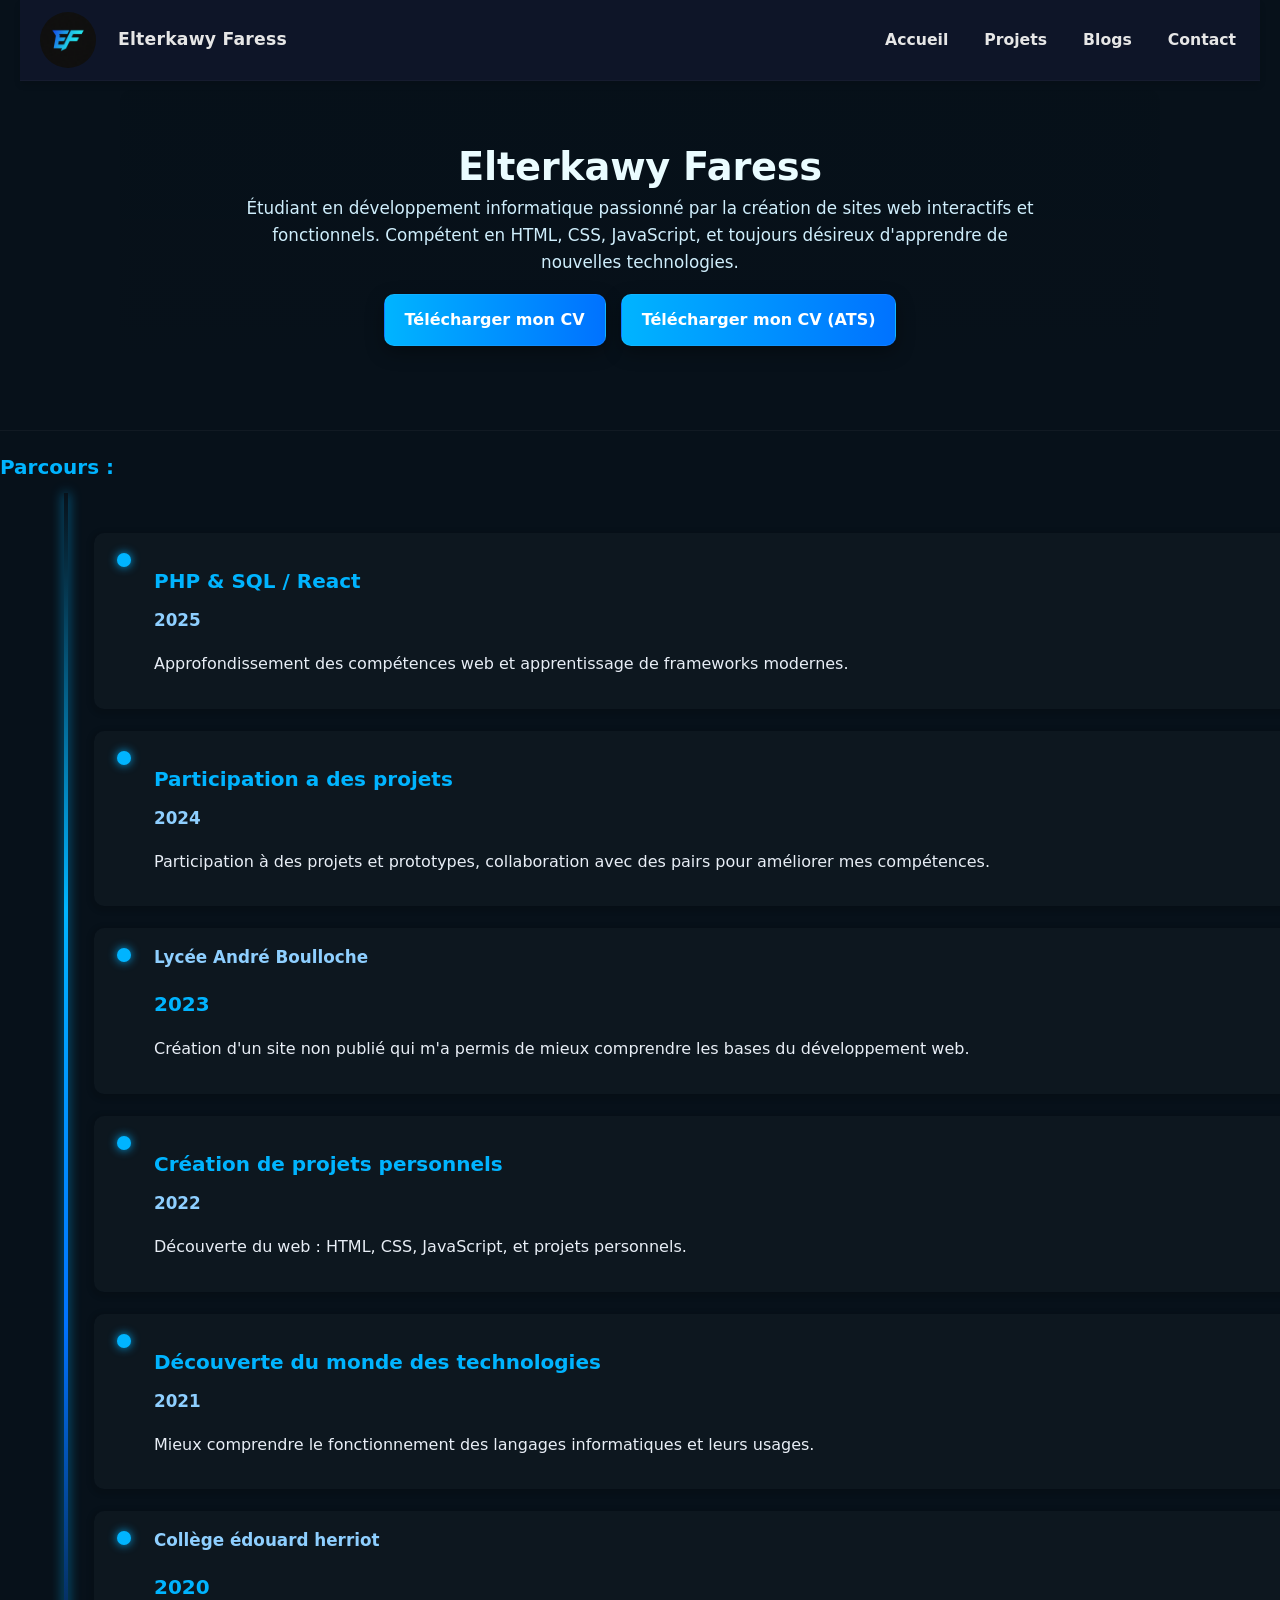
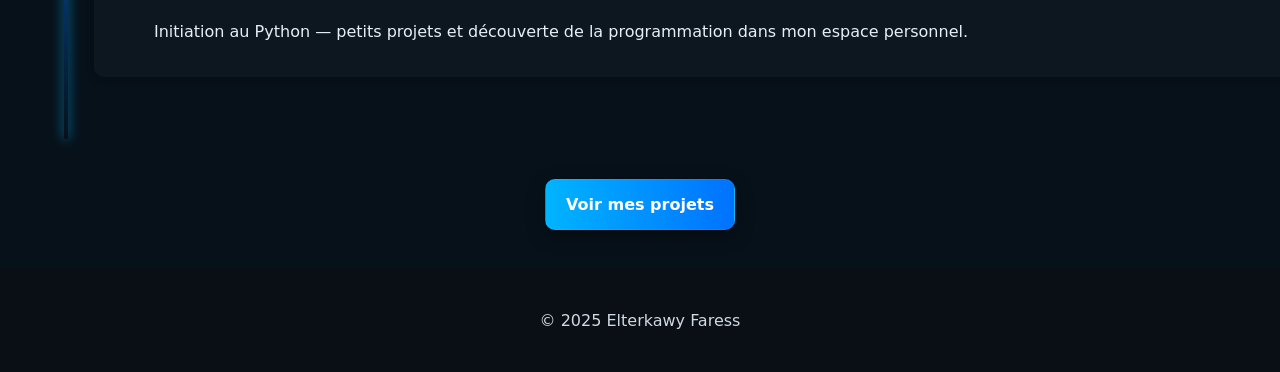
<file: index.html>
<!DOCTYPE html>

<html lang="fr">
<head>
    <meta charset="UTF-8">
    <meta name="viewport" content="width=device-width, initial-scale=1.0">
    <meta name="description" content="Portfolio étudiant d'Elterkawy Faress — projets, parcours et contact.">
    <link rel="stylesheet" href="fares.css">
    <link rel="icon" type="image/png" href="Elterkawy Faress logo.png">

    <title>Portfolio — Elterkawy Faress</title>
</head>
<body>
   
<header class="site-header">
    <a href="index.html" class="logo" aria-label="Accueil">
        <img src="Elterkawy Faress logo.png" alt="Photo d'Elterkawy Faress" width="64" height="64">
        <div class="site-title">Elterkawy Faress</div>
    </a>
    <nav>
        <ul id="liens">
            <li><a href="index.html">Accueil</a></li>
            <li><a href="projects.html">Projets</a></li>
            <li><a href="Blogs.html">Blogs</a></li>
            <li><a href="contact.html">Contact</a></li>
        </ul>
    </nav>
</header>


<section class="hero">
    <h1>Elterkawy Faress</h1>
    <p>Étudiant en développement informatique passionné par la création de sites web interactifs et fonctionnels. Compétent en HTML, CSS, JavaScript, et toujours désireux d'apprendre de nouvelles technologies.</p>
    <div class="link">
        <a href="CV Faress_Elterkawy.pdf" class="btn" download>Télécharger mon CV</a>
        <a href="CV-ATS.pdf" class="btn" download>Télécharger mon CV (ATS)</a>
    </div>
</section>

    <hr>

   
    <h2><strong>Parcours :</strong></h2>
    <main class="timeline">

        <div class="item">
            <h2>PHP &amp; SQL / React</h2>
            <h3><strong>2025</strong></h3>
            <p>Approfondissement des compétences web et apprentissage de frameworks modernes.</p>
        </div>
   
        <div class="item">
            <h2>Participation a des projets</h2>
            <h3><strong>2024</strong></h3>
            <p>Participation à des projets et prototypes, collaboration avec des pairs pour améliorer mes compétences.</p>
        </div>
        
         <div class="item">
            <h3><strong>Lycée André Boulloche</strong></h3>
            <h2>2023</h2>
            <p>Création d'un site non publié qui m'a permis de mieux comprendre les bases du développement web.</p>
         </div>

         <div class="item">
            <h2>Création de projets personnels</h2>
            <h3><strong>2022</strong></h3>
            <p>Découverte du web : HTML, CSS, JavaScript, et projets personnels.</p>
        </div>

         <div class="item">
            <h2>Découverte du monde des technologies</h2>
            <h3><strong>2021</strong></h3>
            <p>Mieux comprendre le fonctionnement des langages informatiques et leurs usages.</p>
        </div>

        <div class="item">
            <h3><strong>Collège édouard herriot</strong></h3>
            <h2>2020</h2>
            <p>Initiation au Python — petits projets et découverte de la programmation dans mon espace personnel.</p>
        </div>
    </main>
    <section id="lien-projets">
        <a href="projects.html" class="btn">Voir mes projets</a>
    </section>

    <footer>
        <p>&copy; 2025 Elterkawy Faress</p>
        <script src="fares.js"></script>
    </footer>

</body>
</html>
</file>
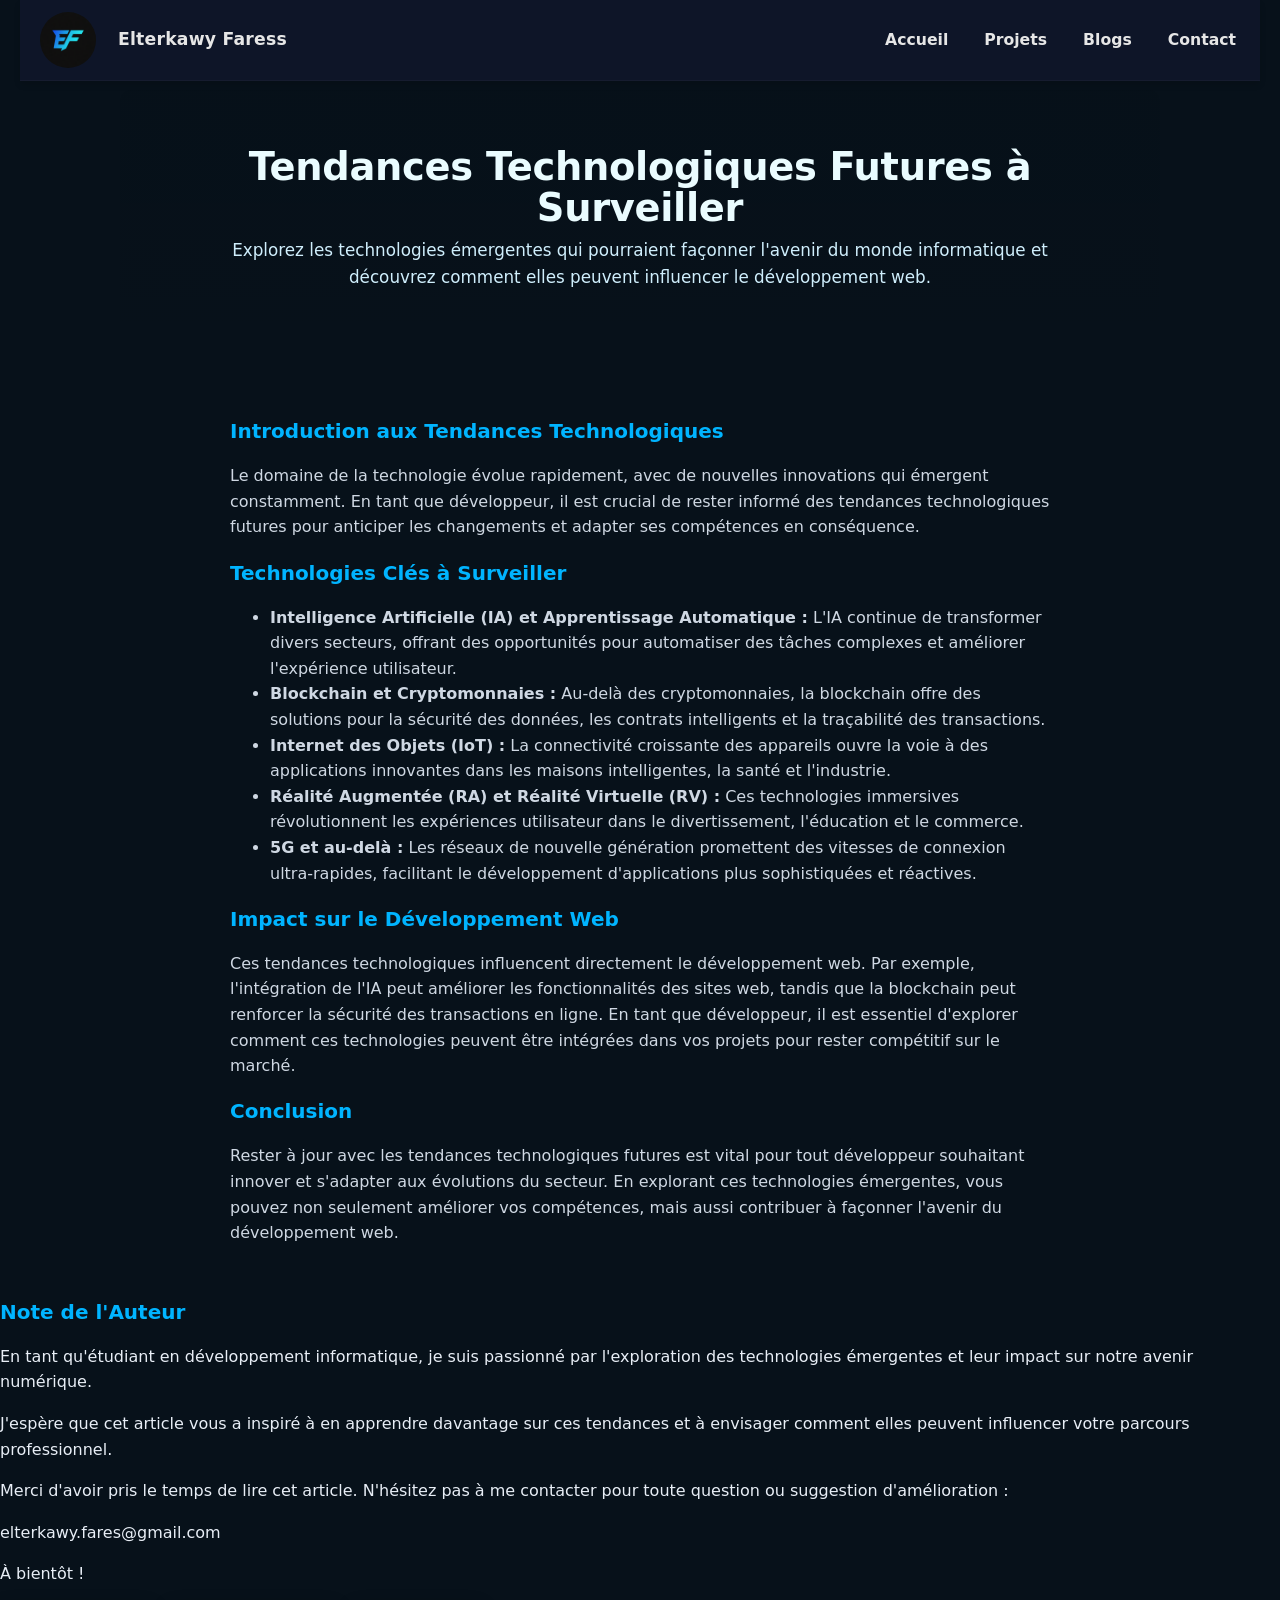
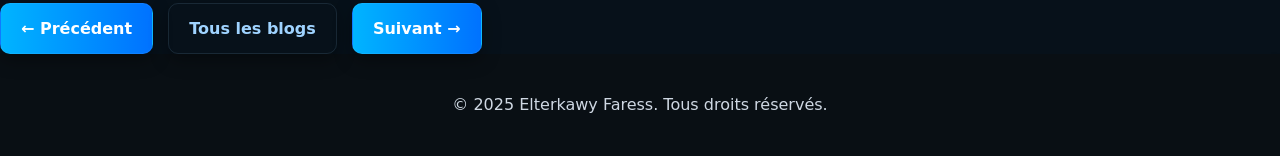
<file: blog-future-tech-trends.html>
<!DOCTYPE html>

<html lang="fr">
<head>
    <meta charset="UTF-8">
    <meta name="viewport" content="width=device-width, initial-scale=1.0">
    <meta name="description" content="Blog d'Elterkawy Faress — exploration des tendances technologiques futures pour les développeurs.">
    <link rel="stylesheet" href="fares.css">
    <title>Tendances Technologiques Futures à Surveiller — Elterkawy Faress</title>
</head>
<body>
    <header class="site-header">
        <a href="index.html" class="logo" aria-label="Accueil">
            <img src="Elterkawy Faress logo.png" alt="Photo d'Elterkawy Faress" width="64" height="64">
            <div class="site-title">Elterkawy Faress</div>
        </a>
        <nav>
            <ul id="liens">
                <li><a href="index.html">Accueil</a></li>
                <li><a href="projects.html">Projets</a></li>
                <li><a href="Blogs.html">Blogs</a></li>
                <li><a href="contact.html">Contact</a></li>
            </ul>
        </nav>
    </header>
    <section class="hero">
        <h1>Tendances Technologiques Futures à Surveiller</h1>
        <p>Explorez les technologies émergentes qui pourraient façonner l'avenir du monde informatique et découvrez comment elles peuvent influencer le développement web.</p>
    </section>
    <section class="blog-content">
        <h2>Introduction aux Tendances Technologiques</h2>
        <p>Le domaine de la technologie évolue rapidement, avec de nouvelles innovations qui émergent constamment. En tant que développeur, il est crucial de rester informé des tendances technologiques futures pour anticiper les changements et adapter ses compétences en conséquence.</p>

        <h2>Technologies Clés à Surveiller</h2>
        <ul>
            <li><strong>Intelligence Artificielle (IA) et Apprentissage Automatique :</strong> L'IA continue de transformer divers secteurs, offrant des opportunités pour automatiser des tâches complexes et améliorer l'expérience utilisateur.</li>
            <li><strong>Blockchain et Cryptomonnaies :</strong> Au-delà des cryptomonnaies, la blockchain offre des solutions pour la sécurité des données, les contrats intelligents et la traçabilité des transactions.</li>
            <li><strong>Internet des Objets (IoT) :</strong> La connectivité croissante des appareils ouvre la voie à des applications innovantes dans les maisons intelligentes, la santé et l'industrie.</li>
            <li><strong>Réalité Augmentée (RA) et Réalité Virtuelle (RV) :</strong> Ces technologies immersives révolutionnent les expériences utilisateur dans le divertissement, l'éducation et le commerce.</li>
            <li><strong>5G et au-delà :</strong> Les réseaux de nouvelle génération promettent des vitesses de connexion ultra-rapides, facilitant le développement d'applications plus sophistiquées et réactives.</li>
        </ul>

        <h2>Impact sur le Développement Web</h2>
        <p>Ces tendances technologiques influencent directement le développement web. Par exemple, l'intégration de l'IA peut améliorer les fonctionnalités des sites web, tandis que la blockchain peut renforcer la sécurité des transactions en ligne. En tant que développeur, il est essentiel d'explorer comment ces technologies peuvent être intégrées dans vos projets pour rester compétitif sur le marché.</p>

        <h2>Conclusion</h2>
        <p>Rester à jour avec les tendances technologiques futures est vital pour tout développeur souhaitant innover et s'adapter aux évolutions du secteur. En explorant ces technologies émergentes, vous pouvez non seulement améliorer vos compétences, mais aussi contribuer à façonner l'avenir du développement web.</p>
    </section>

    <section class="note-de-l'auteur">
        <h2>Note de l'Auteur</h2>
        <p>En tant qu'étudiant en développement informatique, je suis passionné par l'exploration des technologies émergentes et leur impact sur notre avenir numérique.
        <p>J'espère que cet article vous a inspiré à en apprendre davantage sur ces tendances et à envisager comment elles peuvent influencer votre parcours professionnel.</p>
        <p>Merci d'avoir pris le temps de lire cet article. N'hésitez pas à me contacter pour toute question ou suggestion d'amélioration :</p>
        <p><a href="mailto:elterkawy.fares@gmail.com">elterkawy.fares@gmail.com</a></p>
        <p>À bientôt !</p>
    </section>

    <div class="navigation-buttons">

        <a href="blog-ma%20passion%20pour%20la%20lecture.html" class="btn">← Précédent</a>
        <a href="Blogs.html" class="btn btn-secondary">Tous les blogs</a>
        <a href="blog-orga-study-tutorial.html" class="btn">Suivant →</a>

    </div>

    <footer class="site-footer">
        <script src="fares.js"></script>
        <p>&copy; 2025 Elterkawy Faress. Tous droits réservés.</p>
    </footer>

</body>
</html>
</file>
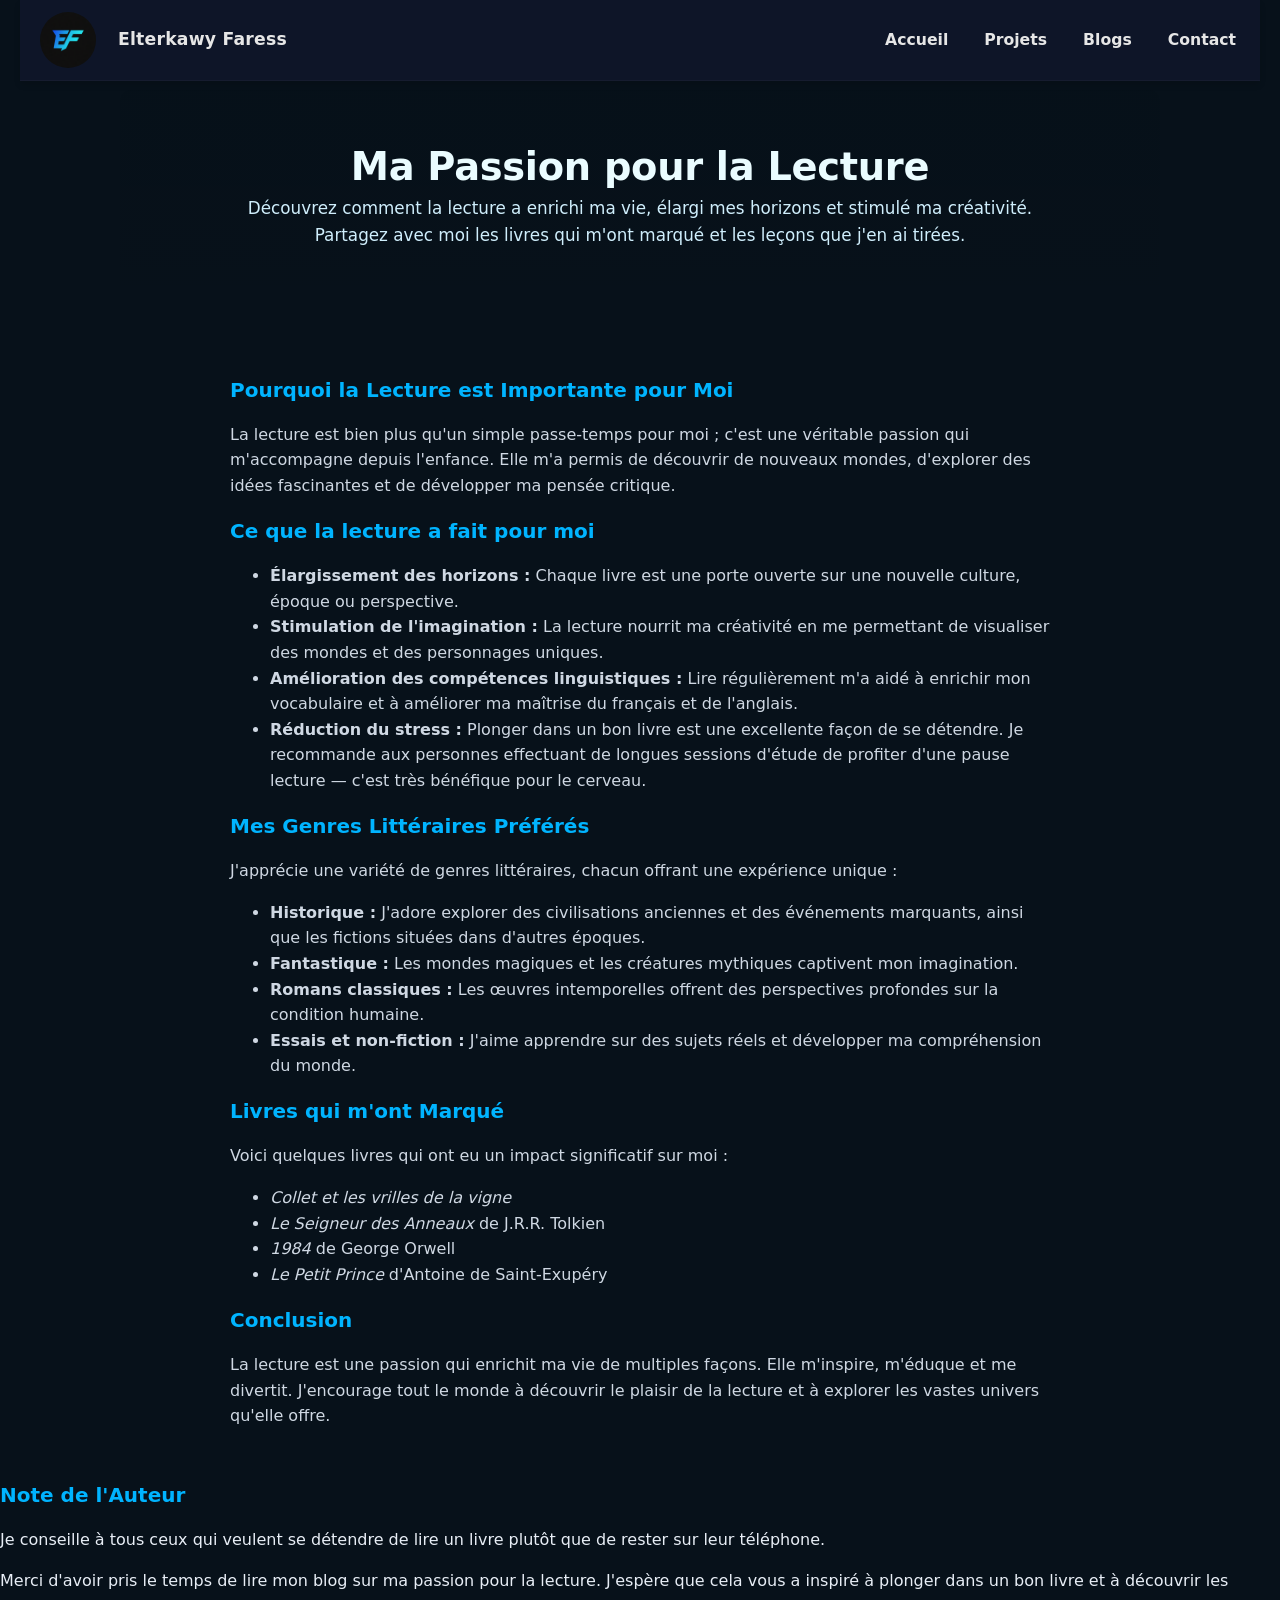
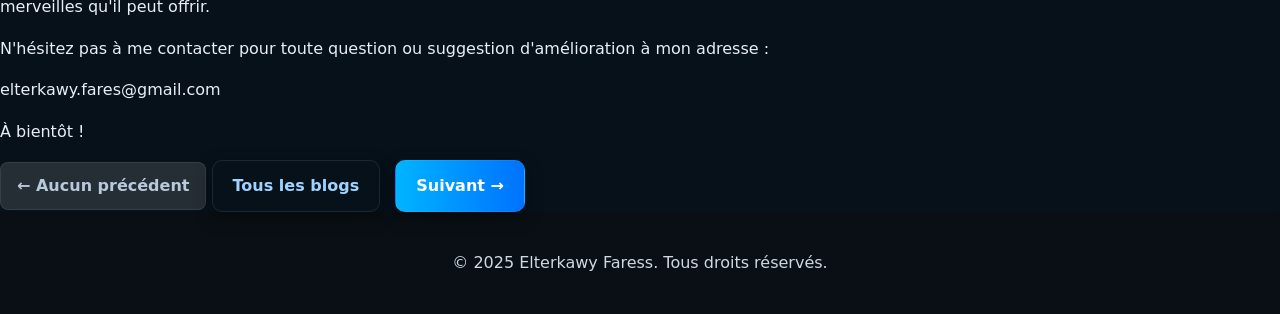
<file: blog-ma passion pour la lecture.html>
<!DOCTYPE html>

<html lang="fr">
<head>
    <meta charset="UTF-8">
    <meta name="viewport" content="width=device-width, initial-scale=1.0">
    <meta name="description" content="Blog d'Elterkawy Faress — ma passion pour la lecture et ses bienfaits.">
    <link rel="stylesheet" href="fares.css">
    <title>Ma Passion pour la Lecture — Elterkawy Faress</title>
</head>
<body>
    <header class="site-header">
        <a href="index.html" class="logo" aria-label="Accueil">
            <img src="Elterkawy Faress logo.png" alt="Photo d'Elterkawy Faress" width="64" height="64">
            <div class="site-title">Elterkawy Faress</div>
        </a>
        <nav>
            <ul id="liens">
                <li><a href="index.html">Accueil</a></li>
                <li><a href="projects.html">Projets</a></li>
                <li><a href="Blogs.html">Blogs</a></li>
                <li><a href="contact.html">Contact</a></li>
            </ul>
        </nav>
    </header>
    <section class="hero">
        <h1>Ma Passion pour la Lecture</h1>
        <p>Découvrez comment la lecture a enrichi ma vie, élargi mes horizons et stimulé ma créativité. 
        Partagez avec moi les livres qui m'ont marqué et les leçons que j'en ai tirées.</p>
    </section>
    <section class="blog-content">
        <h2>Pourquoi la Lecture est Importante pour Moi</h2>
        <p>La lecture est bien plus qu'un simple passe-temps pour moi ; c'est une véritable passion qui m'accompagne depuis l'enfance.
        Elle m'a permis de découvrir de nouveaux mondes, d'explorer des idées fascinantes et de développer ma pensée critique.</p>

        <h2>Ce que la lecture a fait pour moi</h2>
        <ul>
            <li><strong>Élargissement des horizons :</strong> Chaque livre est une porte ouverte sur une nouvelle culture, époque ou perspective.</li>
            <li><strong>Stimulation de l'imagination :</strong> La lecture nourrit ma créativité en me permettant de visualiser des mondes et des personnages uniques.</li>
            <li><strong>Amélioration des compétences linguistiques :</strong> Lire régulièrement m'a aidé à enrichir mon vocabulaire et à améliorer ma maîtrise du français et de l'anglais.</li>
            <li><strong>Réduction du stress :</strong> Plonger dans un bon livre est une excellente façon de se détendre. Je recommande aux personnes effectuant de longues sessions d'étude de profiter d'une pause lecture — c'est très bénéfique pour le cerveau.</li>
        </ul>

        <h2>Mes Genres Littéraires Préférés</h2>
        <p>J'apprécie une variété de genres littéraires, chacun offrant une expérience unique :</p>
        <ul>
            <li><strong>Historique :</strong> J'adore explorer des civilisations anciennes et des événements marquants, ainsi que les fictions situées dans d'autres époques.</li>
            <li><strong>Fantastique :</strong> Les mondes magiques et les créatures mythiques captivent mon imagination.</li>
            <li><strong>Romans classiques :</strong> Les œuvres intemporelles offrent des perspectives profondes sur la condition humaine.</li>
            <li><strong>Essais et non-fiction :</strong> J'aime apprendre sur des sujets réels et développer ma compréhension du monde.</li>
        </ul>

        <h2>Livres qui m'ont Marqué</h2>
        <p>Voici quelques livres qui ont eu un impact significatif sur moi :</p>
        <ul>
            <li><em>Collet et les vrilles de la vigne</em></li>
            <li><em>Le Seigneur des Anneaux</em> de J.R.R. Tolkien</li>
            <li><em>1984</em> de George Orwell</li>
            <li><em>Le Petit Prince</em> d'Antoine de Saint-Exupéry</li>
        </ul>
        <h2>Conclusion</h2>
        <p>La lecture est une passion qui enrichit ma vie de multiples façons. Elle m'inspire, m'éduque et me divertit. 
        J'encourage tout le monde à découvrir le plaisir de la lecture et à explorer les vastes univers qu'elle offre.</p>
    </section>

    <section class="note-de-l'auteur">
        <h2>Note de l'Auteur</h2>
        <p>Je conseille à tous ceux qui veulent se détendre de lire un livre plutôt que de rester sur leur téléphone.</p>
        <p>Merci d'avoir pris le temps de lire mon blog sur ma passion pour la lecture. J'espère que cela vous a inspiré à plonger dans un bon livre et à découvrir les merveilles qu'il peut offrir.</p>
        <p>N'hésitez pas à me contacter pour toute question ou suggestion d'amélioration à mon adresse :</p>
        <p><a href="mailto:elterkawy.fares@gmail.com">elterkawy.fares@gmail.com</a></p>
        <p>À bientôt !</p>
    </section>

    <div class="navigation-buttons">
        <span class="btn-disabled">← Aucun précédent</span>
        <a href="Blogs.html" class="btn btn-secondary">Tous les blogs</a>
        <a href="blog-future-tech-trends.html" class="btn">Suivant →</a>
    </div>

    <footer class="site-footer">
        <script src="fares.js"></script>
        <p>&copy; 2025 Elterkawy Faress. Tous droits réservés.</p>
    </footer>
</body>
</html>
</file>
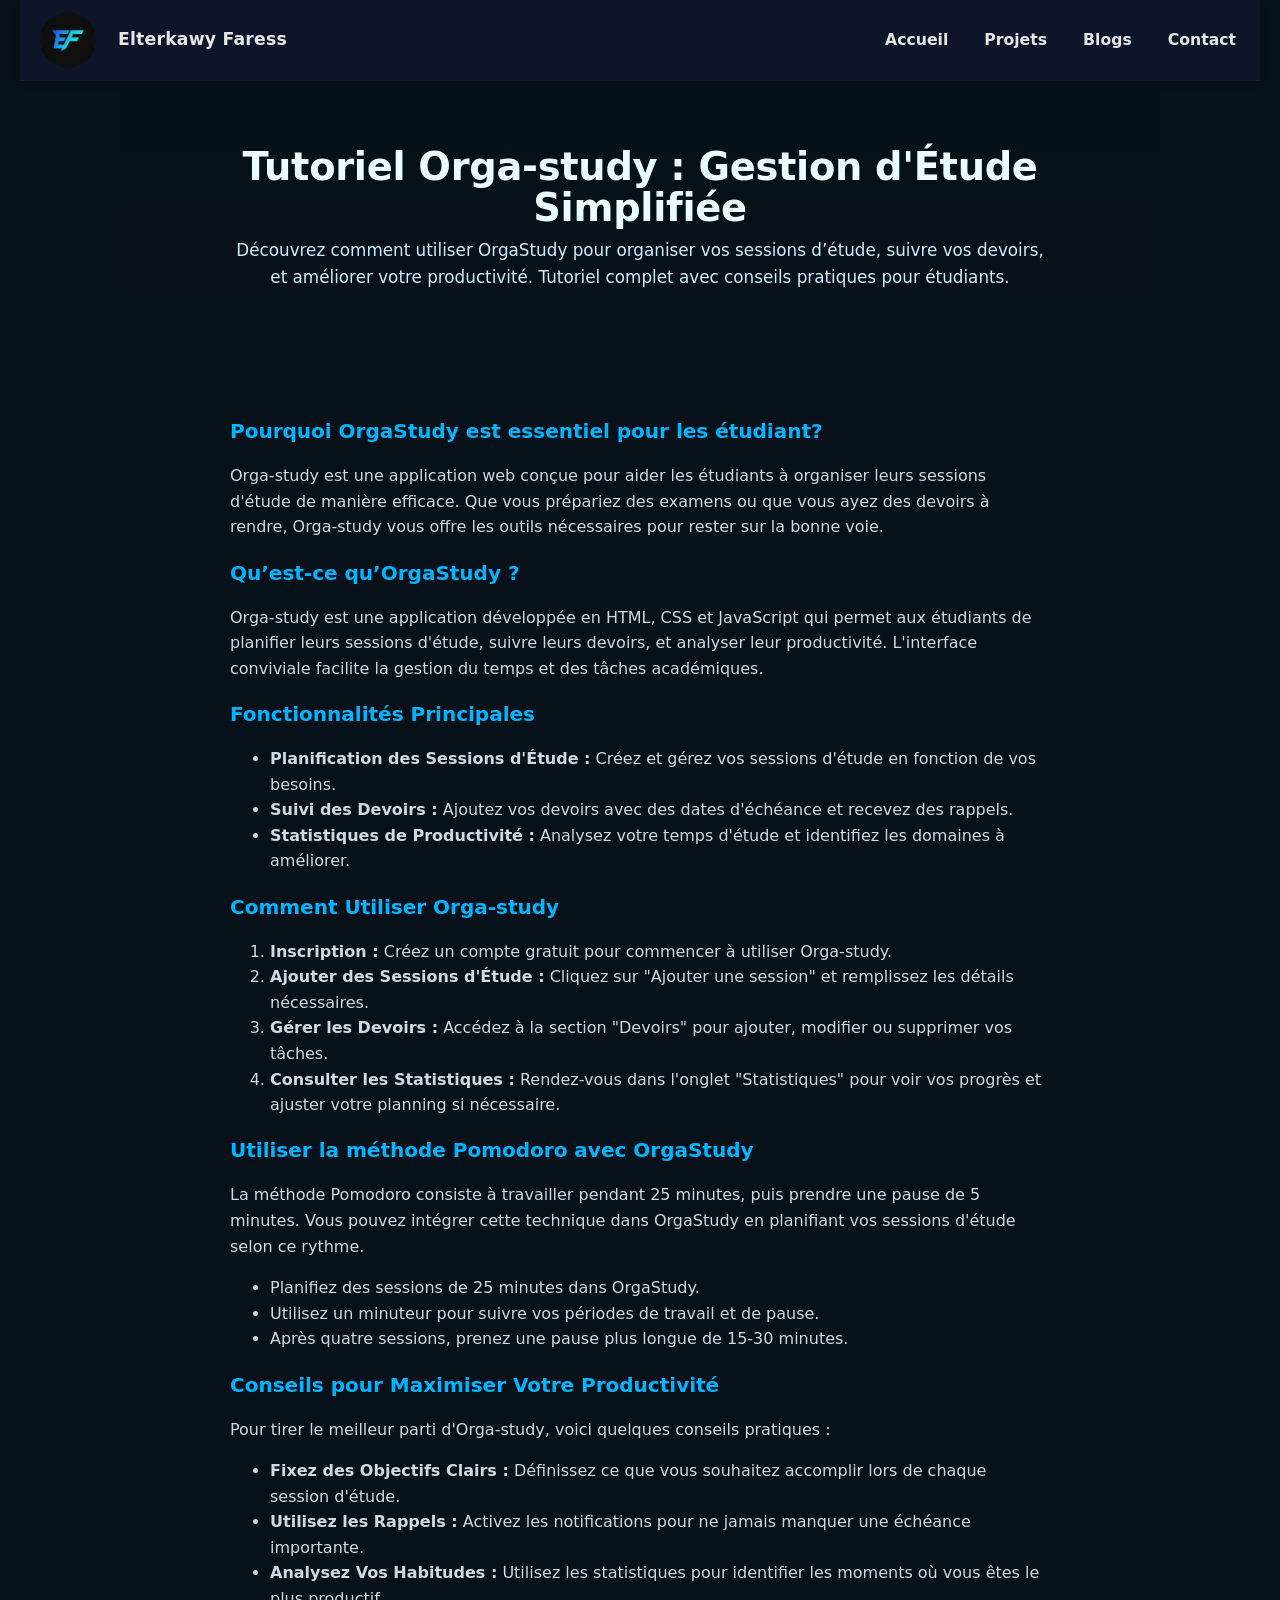
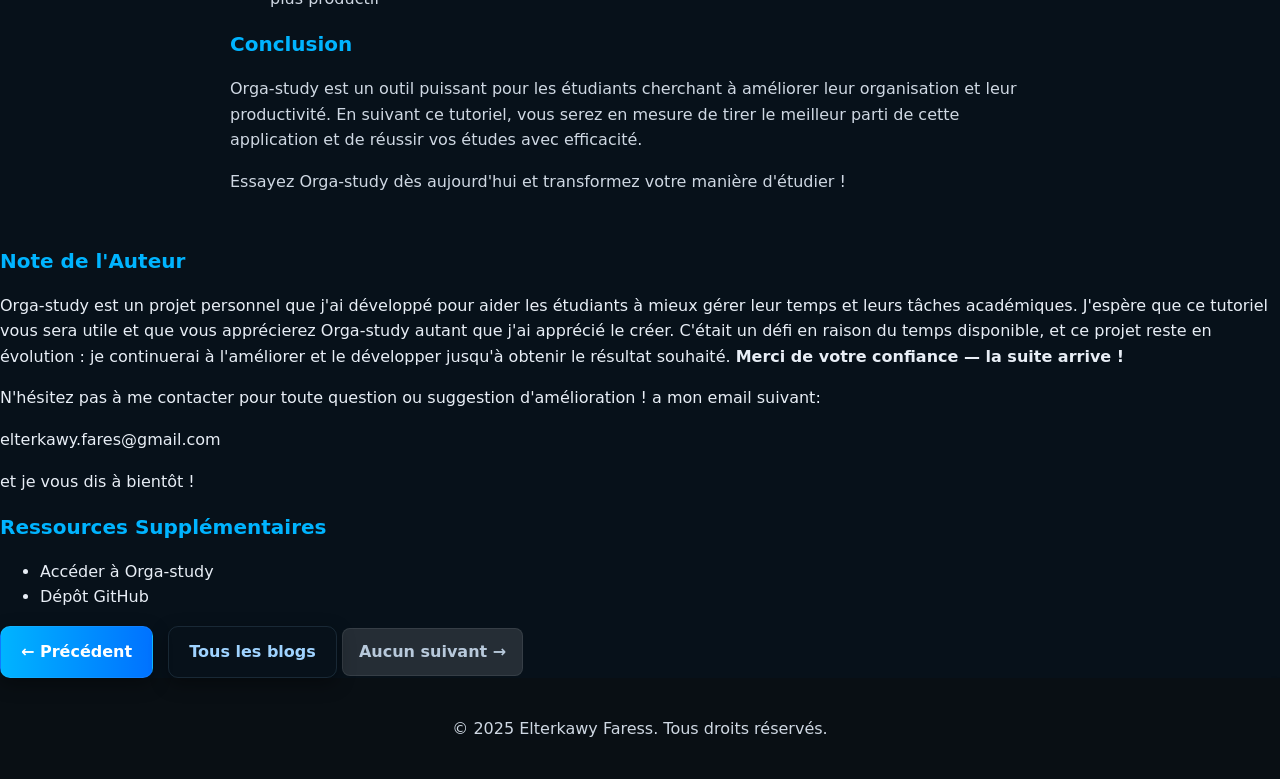
<file: blog-orga-study-tutorial.html>
<!DOCTYPE html>

<html lang="fr">
<head>
    <meta charset="UTF-8">
    <meta name="viewport" content="width=device-width, initial-scale=1.0">
    <meta name="description" content="Tutoriel Orga-study d'Elterkawy Faress — guide pour organiser vos sessions d'étude efficacement.">
    <link rel="stylesheet" href="fares.css">
    <title>Tutoriel Orga-study — Elterkawy Faress</title>
</head>
<body>
    <header class="site-header">
        <a href="index.html" class="logo" aria-label="Accueil">
            <img src="Elterkawy Faress logo.png" alt="Photo d'Elterkawy Faress" width="64" height="64">
            <div class="site-title">Elterkawy Faress</div>
        </a>    
        <nav>
            <ul id="liens">
                <li><a href="index.html">Accueil</a></li>
                <li><a href="projects.html">Projets</a></li>
                <li><a href="Blogs.html">Blogs</a></li>
                <li><a href="contact.html">Contact</a></li>
            </ul>
        </nav>
    </header>
    <section class="hero">
        <h1>Tutoriel Orga-study : Gestion d'Étude Simplifiée</h1>
        <p>Découvrez comment utiliser OrgaStudy pour organiser vos sessions
             d’étude, suivre vos devoirs, et améliorer votre productivité. 
             Tutoriel complet avec conseils pratiques pour étudiants.</p>
    </section>

    <section class="blog-content">
        <h2>Pourquoi OrgaStudy est essentiel pour les étudiant?</h2>
        <p>Orga-study est une application web conçue pour aider les étudiants à organiser leurs sessions d'étude de manière efficace. 
        Que vous prépariez des examens ou que vous ayez des devoirs à rendre, Orga-study vous offre les outils nécessaires pour rester sur la bonne voie.</p>

        <h2>Qu’est-ce qu’OrgaStudy ?</h2>
        <p>Orga-study est une application développée en HTML, CSS et JavaScript qui permet aux étudiants de planifier leurs sessions d'étude,
         suivre leurs devoirs, et analyser leur productivité. L'interface conviviale facilite la
            gestion du temps et des tâches académiques.</p>

        <h2>Fonctionnalités Principales</h2>
        <ul>
            <li><strong>Planification des Sessions d'Étude :</strong> Créez et gérez vos sessions d'étude en fonction de vos besoins.</li>
            <li><strong>Suivi des Devoirs :</strong> Ajoutez vos devoirs avec des dates d'échéance et recevez des rappels.</li>
            <li><strong>Statistiques de Productivité :</strong> Analysez votre temps d'étude et identifiez les domaines à améliorer.</li>
        </ul>

        <h2>Comment Utiliser Orga-study</h2>
        <ol>
            <li><strong>Inscription :</strong> Créez un compte gratuit pour commencer à utiliser Orga-study.</li>
            <li><strong>Ajouter des Sessions d'Étude :</strong> Cliquez sur "Ajouter une session" et remplissez les détails nécessaires.</li>
            <li><strong>Gérer les Devoirs :</strong> Accédez à la section "Devoirs" pour ajouter, modifier ou supprimer vos tâches.</li>
            <li><strong>Consulter les Statistiques :</strong> Rendez-vous dans l'onglet "Statistiques" pour voir vos progrès et ajuster votre planning si nécessaire.</li>
        </ol>
         
        <h2>Utiliser la méthode Pomodoro avec OrgaStudy</h2>
        <p>La méthode Pomodoro consiste à travailler pendant 25 minutes, puis prendre une pause de 5 minutes. 
        Vous pouvez intégrer cette technique dans OrgaStudy en planifiant vos sessions d'étude selon ce rythme.</p>
        <ul>
            <li>Planifiez des sessions de 25 minutes dans OrgaStudy.</li>
            <li>Utilisez un minuteur pour suivre vos périodes de travail et de pause.</li>
            <li>Après quatre sessions, prenez une pause plus longue de 15-30 minutes.</li>
        </ul>

        <h2>Conseils pour Maximiser Votre Productivité</h2>
        <p>Pour tirer le meilleur parti d'Orga-study, voici quelques conseils pratiques :</p>
        <ul>
            <li><strong>Fixez des Objectifs Clairs :</strong> Définissez ce que vous souhaitez accomplir lors de chaque session d'étude.</li>
            <li><strong>Utilisez les Rappels :</strong> Activez les notifications pour ne jamais manquer une échéance importante.</li>
            <li><strong>Analysez Vos Habitudes :</strong> Utilisez les statistiques pour identifier les moments où vous êtes le plus productif</li>
        </ul>
        <h2>Conclusion</h2>
        <p>Orga-study est un outil puissant pour les étudiants cherchant à améliorer leur organisation et leur productivité.
            En suivant ce tutoriel, vous serez en mesure de tirer le meilleur parti de cette application et de réussir vos études avec efficacité.</p>
        <p>Essayez Orga-study dès aujourd'hui et transformez votre manière d'étudier !</p>
    </section>

    <section class="note-de-l'auteur">
        <h2>Note de l'Auteur</h2>
        <p>Orga-study est un projet personnel que j'ai développé pour aider les étudiants à mieux gérer leur temps et leurs tâches académiques.
        J'espère que ce tutoriel vous sera utile et que vous apprécierez Orga-study autant que j'ai apprécié le créer.
        C'était un défi en raison du temps disponible, et ce projet reste en évolution : je continuerai à l'améliorer et le développer jusqu'à obtenir le résultat souhaité.
        <strong>Merci de votre confiance — la suite arrive !</strong></p>
        <p>N'hésitez pas à me contacter pour toute question ou suggestion d'amélioration ! a mon email suivant:</p>
        <p><a href="mailto:elterkawy.fares@gmail.com">elterkawy.fares@gmail.com</a></p>
        <p>et je vous dis à bientôt !</p>
    </section>

    <section class="blog-resources">
        <h2>Ressources Supplémentaires</h2>
        <ul>
            <li><a href="https://elterkawy.github.io/Orga-Study/" target="_blank">Accéder à Orga-study</a></li>
            <li><a href="https://github.com/elterkawy/Orga-Study" target="_blank">Dépôt GitHub</a></li>
        </ul>
    </section>
    <div class="navigation-buttons">
        <a href="blog-future-tech-trends.html" class="btn">← Précédent</a>
        <a href="Blogs.html" class="btn btn-secondary">Tous les blogs</a>
        <span class="btn-disabled">Aucun suivant →</span>
    </div>

    <footer class="site-footer">
        <script src="fares.js"></script>
        <p>&copy; 2025 Elterkawy Faress. Tous droits réservés.</p>
    </footer>
</body>
</html>
</file>
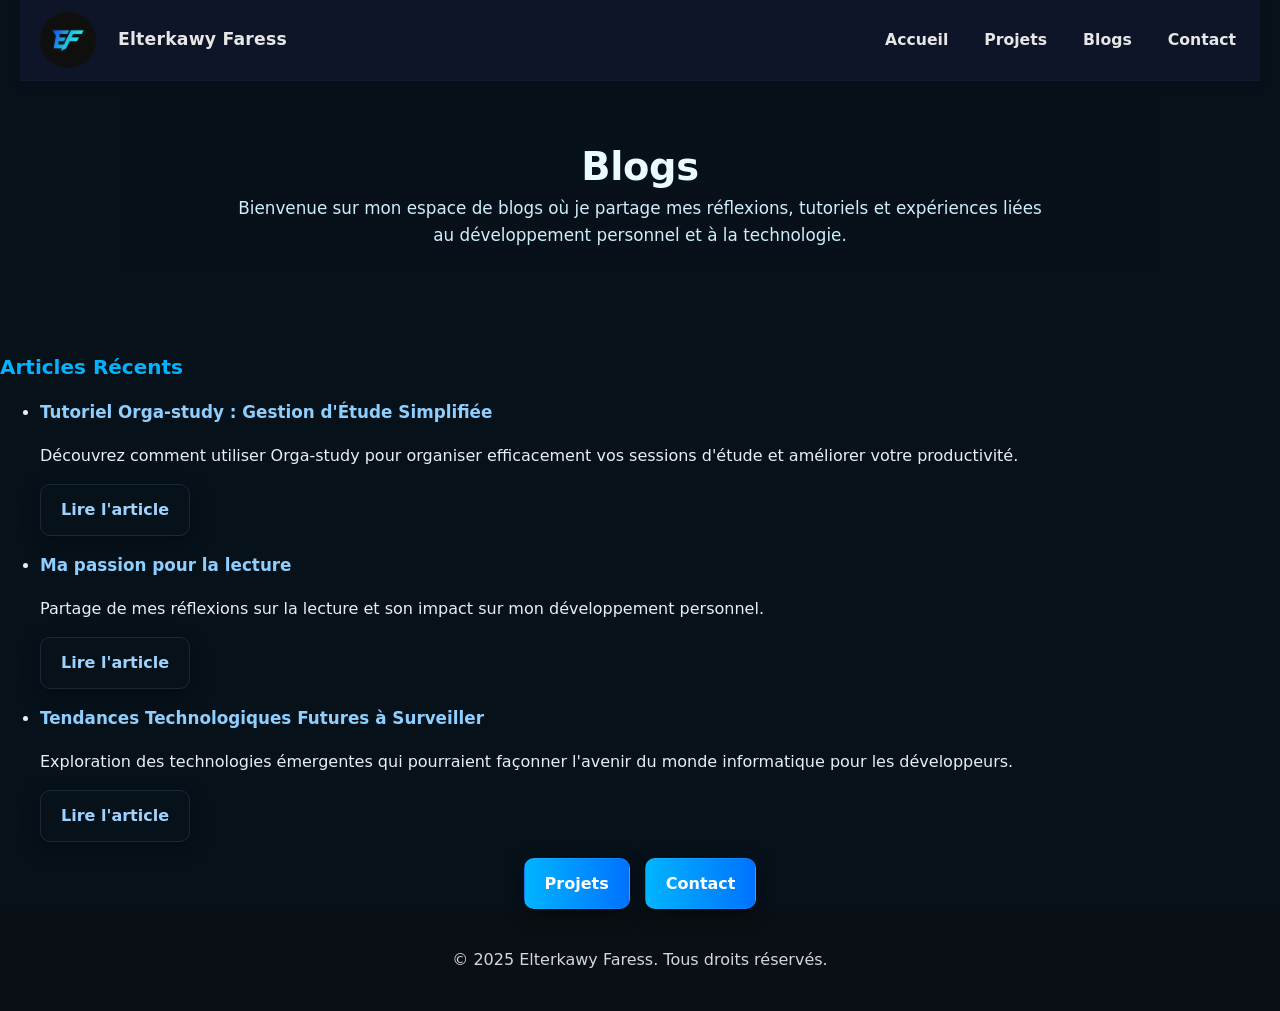
<file: Blogs.html>
<!DOCTYPE html>

<html lang="fr">
<head>
    <meta charset="UTF-8">
    <meta name="viewport" content="width=device-width, initial-scale=1.0">
    <meta name="description" content="Blogs d'Elterkawy Faress — réflexions et articles sur le développement web et la technologie.">
    <link rel="stylesheet" href="fares.css">
    <title>Blogs — Elterkawy Faress</title>
</head>
<body>
    <header class="site-header">
        <a href="index.html" class="logo" aria-label="Accueil">
            <img src="Elterkawy Faress logo.png" alt="Photo d'Elterkawy Faress" width="64" height="64">
            <div class="site-title">Elterkawy Faress</div>
        </a>
        <nav>
            <ul id="liens">
                <li><a href="index.html">Accueil</a></li>
                <li><a href="projects.html">Projets</a></li>
                <li><a href="Blogs.html">Blogs</a></li>
                <li><a href="contact.html">Contact</a></li>
            </ul>
        </nav>
    </header>
        <section class="hero">
        <h1>Blogs</h1>
        <p>Bienvenue sur mon espace de blogs où je partage mes réflexions, tutoriels et expériences liées au développement personnel et à la technologie.</p>
    </section>
    <main>
        <section id="blog-list">
            <h2>Articles Récents</h2>
            <ul class="blogs-grid">
                <li class="blog-card" tabindex="0">
                    <h3><a href="blog-orga-study-tutorial.html">Tutoriel Orga-study : Gestion d'Étude Simplifiée</a></h3>
                    <p>Découvrez comment utiliser Orga-study pour organiser efficacement vos sessions d'étude et améliorer votre productivité.</p>
                    <p><a href="blog-orga-study-tutorial.html" class="btn btn-secondary">Lire l'article</a></p>
                </li>

                <li class="blog-card" tabindex="0">
                    <h3><a href="blog-ma passion pour la lecture.html">Ma passion pour la lecture</a></h3>
                    <p>Partage de mes réflexions sur la lecture et son impact sur mon développement personnel.</p>
                    <p><a href="blog-ma passion pour la lecture.html" class="btn btn-secondary">Lire l'article</a></p>
                </li>

                <li class="blog-card" tabindex="0">
                    <h3><a href="blog-future-tech-trends.html">Tendances Technologiques Futures à Surveiller</a></h3>
                    <p>Exploration des technologies émergentes qui pourraient façonner l'avenir du monde informatique pour les développeurs.</p>
                    <p><a href="blog-future-tech-trends.html" class="btn btn-secondary">Lire l'article</a></p>
                </li>
            </ul>
        </section>
    </main>

    <div class="navigation-buttons" style="text-align: center;">
        <a href="projects.html" class="btn">Projets</a>
        <a href="contact.html" class="btn">Contact</a>
    </div>

    <footer class="site-footer">
        <script src="fares.js"></script>
        <p>&copy; 2025 Elterkawy Faress. Tous droits réservés.</p>
    </footer>
</body>
</html>
</file>
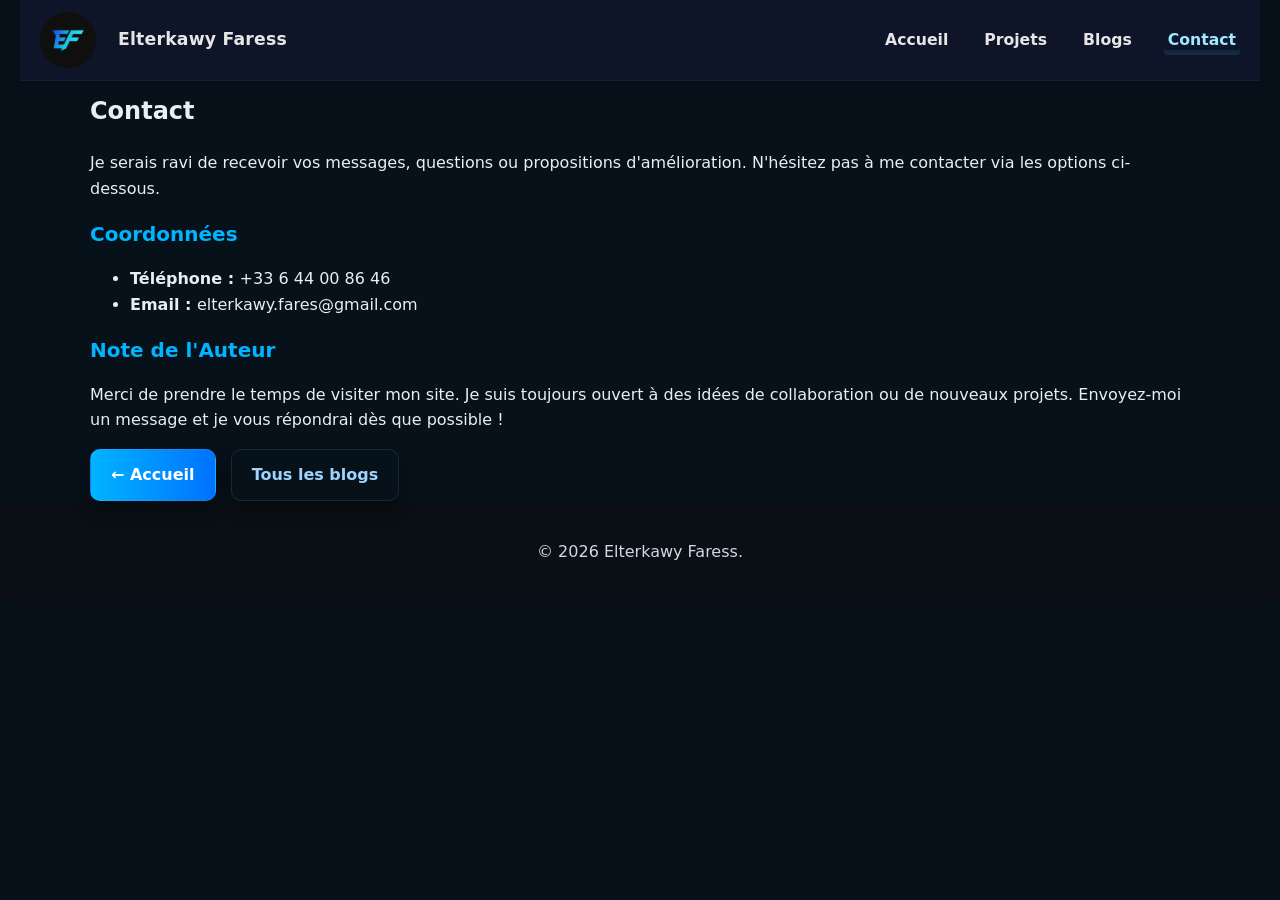
<file: contact.html>
<!DOCTYPE html>
<html lang="fr">
<head>
  <meta charset="utf-8">
  <meta name="viewport" content="width=device-width, initial-scale=1">
  <meta name="description" content="Contactez Elterkawy Faress pour des questions ou des collaborations.">
  <link rel="stylesheet" href="fares.css">
  <title>Contact — Elterkawy Faress</title>
</head>
<body>
  <header class="site-header">
    <a href="index.html" class="logo" aria-label="Accueil">
      <img src="Elterkawy Faress logo.png" alt="Photo d'Elterkawy Faress" width="64" height="64">
      <div class="site-title">Elterkawy Faress</div>
    </a>
    <nav>
      <ul id="liens">
        <li><a href="index.html">Accueil</a></li>
        <li><a href="projects.html">Projets</a></li>
        <li><a href="Blogs.html">Blogs</a></li>
        <li><a href="contact.html" class="active">Contact</a></li>
      </ul>
    </nav>
  </header>

  <main class="container">
    <section class="intro">
      <h1>Contact</h1>
      <p>Je serais ravi de recevoir vos messages, questions ou propositions d'amélioration. N'hésitez pas à me contacter via les options ci-dessous.</p>
    </section>

    <section class="contact-info">
      <h2>Coordonnées</h2>
      <ul>
        <li><strong>Téléphone : </strong>+33 6 44 00 86 46</li>
        <li><strong>Email : </strong><a href="mailto:elterkawy.fares@gmail.com">elterkawy.fares@gmail.com</a></li>
      </ul>
    </section>

    <section class="note-de-l'auteur">
      <h2>Note de l'Auteur</h2>
      <p>Merci de prendre le temps de visiter mon site. Je suis toujours ouvert à des idées de collaboration ou de nouveaux projets. Envoyez-moi un message et je vous répondrai dès que possible !</p>
    </section>

    <div class="navigation-buttons">
      <a href="index.html" class="btn">← Accueil</a>
      <a href="Blogs.html" class="btn btn-secondary">Tous les blogs</a>
    </div>
  </main>

  <footer>
    <p>&copy; 2026 Elterkawy Faress.</p>
  </footer>

  <script src="fares.js"></script>
</body>
</html>
</file>
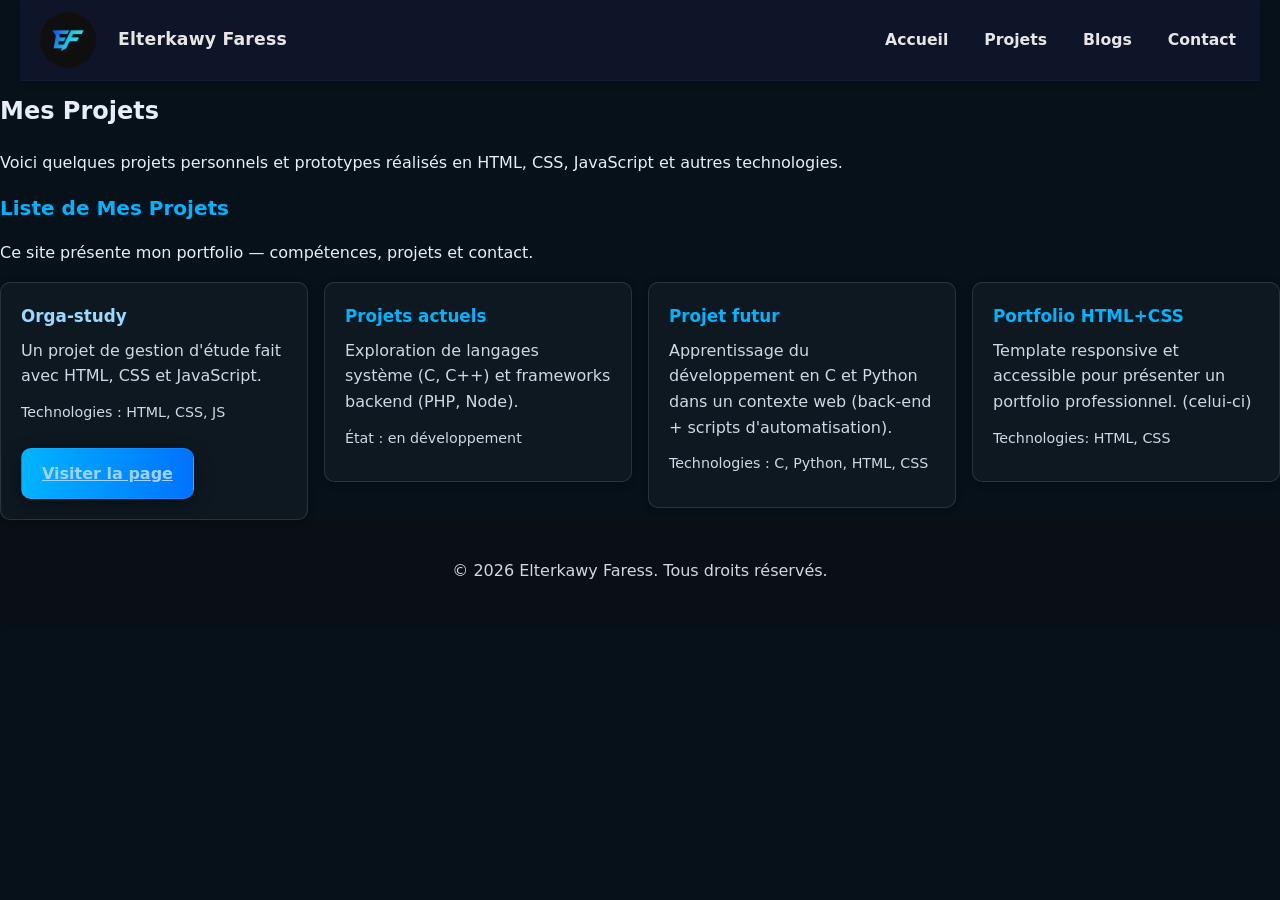
<file: projects.html>
<!DOCTYPE html>
<html lang="fr">
<head>
    <meta charset="UTF-8">
    <meta name="viewport" content="width=device-width, initial-scale=1.0">
    <meta name="description" content="Projets d'Elterkawy Faress — petits projets web et prototypes.">
    <link rel="stylesheet" href="fares.css">
    <title>Mes Projets — Elterkawy Faress</title>
</head>
<body>
    <a class="skip-link" href="#main-content">Aller au contenu</a>
    <header class="site-header">
        <a href="index.html" class="logo" aria-label="Accueil">
            <img src="Elterkawy Faress logo.png" alt="Photo d'Elterkawy Faress" width="64" height="64">
            <div class="site-title">Elterkawy Faress</div>
        </a>
        <nav>
            <ul id="liens">
                <li><a href="index.html">Accueil</a></li>
                <li><a href="projects.html">Projets</a></li>
                <li><a href="Blogs.html">Blogs</a></li>
                <li><a href="contact.html">Contact</a></li>
            </ul>
        </nav>
    </header>

    <main id="main-content">
        <section class="intro">
            <h1>Mes Projets</h1>
            <p>Voici quelques projets personnels et prototypes réalisés en HTML, CSS, JavaScript et autres technologies.</p>
        </section>

        <section id="project-list" aria-labelledby="project-list-title">
            <h2 id="project-list-title">Liste de Mes Projets</h2>
            <p>Ce site présente mon portfolio — compétences, projets et contact.</p>

            <ul class="project-grid">
                <li>
                    <article class="project-card" tabindex="0">
                        <h3><a href="https://elterkawy.github.io/Orga-Study/" target="_blank" rel="noopener noreferrer">Orga-study</a></h3>
                        <p>Un projet de gestion d'étude fait avec HTML, CSS et JavaScript.</p>
                        <p class="project-meta">Technologies : HTML, CSS, JS</p>
                        <a href="https://elterkawy.github.io/Orga-Study/" class="btn" target="_blank" rel="noopener noreferrer">Visiter la page</a>
                    </article>
                </li>

                <li>
                    <article class="project-card" tabindex="0">
                        <h3>Projets actuels</h3>
                        <p>Exploration de langages système (C, C++) et frameworks backend (PHP, Node).</p>
                        <p class="project-meta">État : en développement</p>
                    </article>
                </li>

                <li>
                    <article class="project-card" tabindex="0">
                        <h3>Projet futur</h3>
                        <p>Apprentissage du développement en C et Python dans un contexte web (back-end + scripts d'automatisation).</p>
                        <p class="project-meta">Technologies : C, Python, HTML, CSS</p>
                    </article>
                </li>

                <li>
                    <article class="project-card" tabindex="0">
                        <h3>Portfolio HTML+CSS</h3>
                        <p>Template responsive et accessible pour présenter un portfolio professionnel. (celui-ci)</p>
                        <p class="project-meta">Technologies: HTML, CSS</p>
                    </article>
                </li>
            </ul>
        </section>
    </main>

    <footer>
        <p>&copy; 2026 Elterkawy Faress. Tous droits réservés.</p>
    </footer>

    <script src="fares.js"></script>
</body>
</html>
</file>
<file: fares.css>
:root {
  --primary: #e0f2f1;
    --primary-v: #80cbc4;
    --secondary: #e0e1f2;
    --secondary-v: #8185bb;
    --selection: #80cbc4AA;
    --background: #FFF;
    --surface: #f0f0f0;
    --error: #ce524c;
    --txt-p: #fff;
    --txt-s: #000;
    --txt-bg: #000;
    --txt-sf: #000;
    --txt-err: #000;
    --space-dis: 6px;
    --space-rel: 4px;
    --shadow-l: #0000001F 0px 2px 4px 4px;
    --shadow-m: #0000001F 0px 4px 6px 0px;
    --shadow-v-m: #0000001F 0px 4px 6px 0px;
}

header, footer {
  background: #0f172a;
  color: #e6e6e6;
  padding: 14px 0;
  text-align: center;
  box-shadow: var(--shadow-m);
}


header.site-header {
  position: fixed;
  top: 0;
  left: 0;
  right: 0;
  z-index: 1000;
  background: rgba(15,23,42,0.95);
  backdrop-filter: blur(4px);
  border-bottom: 1px solid rgba(255,255,255,0.03);
}



.site-header {
  display: flex;
  align-items: center;
  justify-content: space-between;
  gap: 20px;
  padding: 10px 20px;
  max-width: 1200px;
  margin: 0 auto;
}

#liens {
  display: flex;
  list-style: none;
  padding: 0;
  margin: 0;
  justify-content: center;
  gap: 28px;
}

#liens li { margin: 0; }
#liens a { color: inherit; font-weight: 600; font-size: 0.98rem; padding: 6px 4px; }
#liens a:hover, #liens a.active { color: #9fe7ff; }

.skip-link {
  position: absolute;
  left: -999px;
  top: auto;
  width: 1px;
  height: 1px;
  overflow: hidden;
  z-index: 1001;
}

.skip-link:focus {
  position: fixed;
  left: 10px;
  top: 10px;
  width: auto;
  height: auto;
  padding: 8px 12px;
  background: rgba(0, 140, 255, 0.95);
  color: #fff;
  border-radius: 6px;
  z-index: 1001;
  text-decoration: none;
}

.project-grid {
  list-style: none;
  margin: 0;
  padding: 0;
  display: grid;
  gap: 16px;
  grid-template-columns: repeat(auto-fit, minmax(260px, 1fr));
}

.project-card {
  background: rgba(255,255,255,0.06);
  border: 1px solid rgba(255,255,255,0.12);
  border-radius: 14px;
  padding: 16px;
  box-shadow: 0 8px 18px rgba(0,0,0,0.35);
  transition: transform 180ms ease, box-shadow 180ms ease, border-color 180ms ease;
}

.project-card:hover,
.project-card:focus-within {
  transform: translateY(-4px);
  box-shadow: 0 14px 26px rgba(0,0,0,0.45);
  border-color: rgba(0,180,255,0.75);
}

.project-card h3 a {
  color: #99d8ff;
  text-decoration: none;
}

.project-card h3 a:hover {
  text-decoration: underline;
}

.project-meta {
  margin-top: 10px;
  font-size: 0.89rem;
  color: #cdd6e0;
}

.note-de-l'auteur {
  background: rgba(0,0,0,0.25);
  border: 1px solid rgba(159,211,255,0.25);
  border-left: 4px solid #00b4ff;
  border-radius: 10px;
  padding: 18px;
  margin: 26px 0;
  box-shadow: var(--shadow-m);
}

.note-de-l'auteur h2 {
  margin-top: 0;
  color: #a7d8ff;
}

.note-de-l'auteur p {
  line-height: 1.6;
  color: #dbe7f7;
}

.navigation-buttons {
  display: flex;
  flex-wrap: wrap;
  gap: 10px;
  justify-content: center;
  margin: 18px 0 34px;
}

.btn-disabled {
  display: inline-flex;
  align-items: center;
  justify-content: center;
  padding: 10px 16px;
  background: rgba(255,255,255,0.12);
  border: 1px solid rgba(255,255,255,0.08);
  color: #b8c9db;
  border-radius: 8px;
  font-weight: 700;
  cursor: not-allowed;
}

@media (max-width: 720px) {
  .site-header {
    flex-wrap: wrap;
    justify-content: center;
    text-align: center;
  }
  #liens {
    gap: 14px;
  }
  body { padding-top: 86px; }
}

.btn {
  display: inline-flex;
  align-items: center;
  gap: 8px;
  padding: 10px 18px;
  background: linear-gradient(90deg, #00b4ff, #0072ff);
  color: #fff;
  border: 1px solid rgba(255,255,255,0.06);
  border-radius: 8px;
  text-decoration: none;
  font-weight: 700;
  box-shadow: 0 6px 18px rgba(0,0,0,0.35);
  transition: transform 180ms ease, box-shadow 180ms ease, filter 180ms ease;
  justify-content: center;
}

.btn:hover,
.btn:focus {
  transform: translateY(-3px);
  box-shadow: 0 14px 30px rgba(0,0,0,0.35);
  filter: saturate(1.05);
}

body {
  margin: 0;
  padding-top: 72px; 
  background: #07111a;
  color: #e8eef6;
  font-family: "Segoe UI", Roboto, system-ui, -apple-system, "Helvetica Neue", Arial;
  line-height: 1.45;
  overflow-x: hidden;
}


.timeline {
  position: relative;
  width: 90%;
  margin: 0 auto 40px;
  padding: 40px 0 40px 60px;
}


.timeline::before {
  content: "";
  position: absolute;
  top: 0;
  left: 30px;
  transform: none;
  width: 4px;
  height: 100%;
  background: linear-gradient(
    to bottom,
    transparent,
    #00b4ff,
    #0072ff,
    transparent
  );
  box-shadow: 0 0 12px rgba(0, 180, 255, 0.8);
  z-index: 0;
}


.item {
  position: relative;
  width: 100%;
  padding: 16px 20px 16px 60px;
  margin-bottom: 22px;
  background: rgba(255,255,255,0.025);
  border-radius: 10px;
  box-shadow: var(--shadow-l);
  z-index: 1;
  transition: transform 160ms ease, box-shadow 160ms ease;
}
.item:hover { transform: translateY(-4px); box-shadow: 0 10px 26px rgba(0,0,0,0.45); }


.timeline .item {
  left: 0;
  text-align: left;
}


.item::before {
  content: "";
  position: absolute;
  top: 20px;
  left: 23px;
  width: 14px;
  height: 14px;
  background: #00b4ff;
  border-radius: 50%;
  box-shadow: 0 0 10px rgba(0, 180, 255, 0.9);
}


h2 {
  margin-bottom: 10px;
  color: #00b4ff;
  font-size: 1.25rem;
}
h3 {
  margin-top: 0;
  color: #8ecfff;
  font-size: 1.05rem;
}

.logo {
  display: flex;
  align-items: center;
  gap: 12px;
}

.logo img {
  width: 56px;
  height: 56px;
  object-fit: cover;
  border-radius: 50%;
  display: block;
  margin-right: 10px;
}

.site-title {
  font-weight: 800;
  font-size: 1.05rem;
  color: inherit;
  letter-spacing: 0.2px;
}

.container { max-width: 1100px; margin: 0 auto; padding: 0 20px; }

.distinctions ul { list-style: disc; margin-left: 20px; color: #cfd8e3; }
.distinctions h2 { color: #00b4ff; }

.project-detail .media-placeholder {
  background: rgba(255,255,255,0.02);
  border-radius: 8px;
  display: flex;
  align-items: center;
  justify-content: center;
  color: #9fbfdf;
  padding: 12px;
  margin-bottom: 16px;
}

.cv { padding: 16px; color: #cfd8e3; }
.cv h1 { color: #00b4ff; }

.contact label { display:block; margin-top:12px; color:#cfd8e3; }
.contact input, .contact textarea { width:100%; padding:8px; margin-top:6px; border-radius:6px; border:1px solid rgba(255,255,255,0.06); background:#0b1116; color:inherit }


.project-card a { color: #9fd3ff; text-decoration: underline; }


.project-screenshots { margin-top:12px; }
.project-screenshots img { max-width: 100%; height: auto; border-radius: 8px; box-shadow: 0 8px 20px rgba(0,0,0,0.6); display: block; }


.project-detail .media-placeholder img {
  max-width: 100%;
  width: auto;
  height: auto;
  max-height: 360px;
  border-radius: 8px;
  box-shadow: 0 8px 20px rgba(0,0,0,0.6);
  display: block;
  margin: 0 auto;
  object-fit: contain;
}


.btn + .btn { margin-left: 10px; }
.btn-secondary {
  display: inline-flex;
  align-items: center;
  padding: 8px 12px;
  gap: 8px;
  background: transparent;
  color: #9fd3ff;
  border: 1px solid rgba(159,211,255,0.12);
  border-radius: 8px;
  text-decoration: none;
  font-weight: 700;
}
.btn-secondary:hover { background: rgba(159,211,255,0.03); color:#9fe7ff; }


.project-detail .media-placeholder { padding: 12px; margin-bottom: 16px; }


.project-card .btn { margin-top: 12px; display: inline-block; }


.hero {
  padding: 40px 20px;
  max-width: 940px;
  margin: 10px auto 18px;
  text-align: center;
}
.hero h1 {
  margin: 0 0 12px;
  font-size: 2.2rem;
  color: #eaf6ff;
}
.hero p { margin: 0 0 18px; color: #cfd8e3; max-width: 820px; margin-left: auto; margin-right: auto; }


a {
  color: inherit;
  text-decoration: none;
  position: relative;
}

a::after {
  content: "";
  position: absolute;
  left: 0;
  bottom: -4px;
  height: 3px;
  width: 0;
  background: linear-gradient(90deg, #00b4ff, #0072ff);
  transition: width 220ms cubic-bezier(.2,.8,.2,1);
  border-radius: 3px;
}

a:hover::after,
a:focus::after,
a:focus-visible::after {
  width: 100%;
}


a.btn::after { display: none; }


a.logo::after { display: none; }

hr { border: none; border-top: 1px solid rgba(255,255,255,0.04); margin: 20px 0; }

@media (max-width: 800px) {
  .site-header { flex-direction: column; gap: 12px; text-align: center; padding: 12px 16px; }
  #liens { gap: 16px; }
  .timeline { width: 96%; padding-left: 36px; }
  .item { padding-left: 48px; }
}

@media (max-width: 420px) {
  .hero h1 { font-size: 1.5rem; }
  .logo img { width: 48px; height: 48px; }
}

#lien-projets {
  text-align: center;
  margin: 40px 0;
}

.projects-grid {
  list-style: none;
  padding: 0;
  margin: 20px 0 0 0;
  display: grid;
  grid-template-columns: repeat(auto-fit, minmax(240px, 1fr));
  gap: 20px;
}

.project-card {
  background: rgba(255,255,255,0.03);
  padding: 18px;
  border-radius: 10px;
  box-shadow: var(--shadow-l);
  transition: transform 180ms ease, box-shadow 180ms ease;
  cursor: pointer;
}

.project-card:hover {
  transform: translateY(-6px);
  box-shadow: 0 12px 30px rgba(0,0,0,0.45);
}

.project-card:focus-within,
.project-card:focus {
  transform: translateY(-6px);
  box-shadow: 0 12px 30px rgba(0,0,0,0.6);
}

.project-card h3 { margin: 0 0 8px; color: #00b4ff; }
.project-card p { margin: 0 0 12px; color: #cfd8e3; }

#liens a.active {
  color: #00b4ff;
  font-weight: 700;
}

a:focus-visible, .btn:focus-visible, .project-card:focus-visible {
  outline: 3px solid rgba(0,180,255,0.18);
  outline-offset: 4px;
}

body {
  font-size: 16px;
}

header.site-header {
  padding: 12px 20px;
}

.hero h1 {
  font-size: 2.1rem;
  line-height: 1.08;
  margin: 0 0 10px;
  color: #e6f9ff;
  letter-spacing: -0.3px;
}

#liens a.active {
  color: #9fe7ff;
  font-weight: 800;
  border-bottom: 2px solid rgba(159,231,255,0.10);
  padding-bottom: 4px;
  border-radius: 4px;
}

.site-title { font-size: 1.08rem; }


html {
  -webkit-font-smoothing: antialiased;
  -moz-osx-font-smoothing: grayscale;
}

body {
  font-size: 16px;
  line-height: 1.6;
  color: #e8eef6;
}

.container { max-width: 1100px; margin: 0 auto; padding: 0 20px; }

.blog-content, .cv, .contact, .project-detail {
  max-width: 820px;
  margin: 0 auto 28px;
  padding: 6px 16px;
  color: #cfd8e3;
}

.hero {
  padding: 56px 20px;
  max-width: 1000px;
  margin: 18px auto 28px;
  background: linear-gradient(180deg, rgba(0,11,17,0.12), rgba(0,0,0,0));
  border-radius: 10px;
}
.hero p { font-size: 1.05rem; color: #cfeefc; }

.hero h1 {
  font-size: 2.4rem;
  margin-bottom: 8px;
  color: #eafcff;
}

.btn {
  padding: 12px 20px;
  border-radius: 10px;
}

a { color: inherit; text-decoration: none; position: relative; }
a::after { content: ""; position: absolute; left: 0; right: 0; bottom: -2px; height: 2px; background: linear-gradient(90deg,#00b4ff,#0072ff); transform-origin: left; transform: scaleX(0); transition: transform 180ms ease; }
a:hover::after, a:focus::after { transform: scaleX(1); }

footer.site-footer, footer { text-align: center; padding: 22px 12px; background: rgba(10,14,18,0.6); color: #cfd8e3; }

.projects-grid, .blogs-grid { gap: 22px; }
.projects-grid, .blogs-grid { gap: 22px; }
.project-card { padding: 20px; }

@media (max-width: 880px) {
  .hero h1 { font-size: 1.9rem; }
  .hero { padding: 36px 16px; }
}

@media (max-width: 720px) {
  header.site-header { flex-wrap: wrap; gap: 8px; padding: 10px 14px; }
  #liens { gap: 12px; justify-content: flex-end; }
  .site-title { font-size: 1rem; }
  .hero h1 { font-size: 1.6rem; }
  .blog-content, .cv, .contact { padding: 8px 12px; }
}

@media (max-width: 420px) {
  #liens { display: flex; flex-wrap: wrap; justify-content: center; gap: 10px; }
  .logo img { width: 48px; height: 48px; }
}

.reveal { opacity: 0; transform: translateY(12px); transition: opacity 420ms ease, transform 420ms ease; }
.reveal.revealed { opacity: 1; transform: none; }

#scroll-top {
  position: fixed;
  right: 18px;
  bottom: 18px;
  width: 44px;
  height: 44px;
  border-radius: 10px;
  border: none;
  background: linear-gradient(180deg,#0072ff,#004fb3);
  color: #fff;
  box-shadow: 0 8px 18px rgba(0,0,0,0.45);
  display: flex;
  align-items: center;
  justify-content: center;
  font-size: 18px;
  cursor: pointer;
  opacity: 0; transform: translateY(8px); transition: opacity 200ms ease, transform 200ms ease;
  z-index: 1200;
}
#scroll-top.visible { opacity: 1; transform: translateY(0); }

.theme-toggle {
  background: transparent; color: inherit; border: 1px solid rgba(255,255,255,0.06);
  padding: 6px 10px; border-radius: 8px; font-weight: 700; cursor: pointer;
}

:root[data-theme='light'], html[data-theme='light'] {
  --bg: #f7fbff;
}
html[data-theme='light'] body { background: #f6fafc; color: #0b1220; }
html[data-theme='light'] header.site-header { background: rgba(255,255,255,0.95); color: #071428; }
html[data-theme='light'] .site-title { color: #071428; }
html[data-theme='light'] .btn { box-shadow: none; }

html[data-theme='dark'] body {
  background: #07111a;
  color: #eaf6ff;
}
html[data-theme='dark'] h1, html[data-theme='dark'] h2, html[data-theme='dark'] h3 {
  color: #cfefff;
}
html[data-theme='dark'] p, html[data-theme='dark'] li {
  color: #d8ecff;
}
html[data-theme='dark'] a { color: #aef0ff; }
html[data-theme='dark'] a:hover, html[data-theme='dark'] a:focus { color: #e6ffff; }

html[data-theme='dark'] header.site-header {
  background: rgba(8,12,20,0.98);
  color: #eaf6ff;
  border-bottom-color: rgba(255,255,255,0.04);
}
html[data-theme='dark'] .site-title { color: #eaf6ff; }

html[data-theme='dark'] #liens a { color: rgba(230,240,255,0.92); }
html[data-theme='dark'] #liens a.active { color: #00d0ff; font-weight: 800; }

html[data-theme='dark'] .project-card, html[data-theme='dark'] .item {
  background: rgba(255,255,255,0.03);
  box-shadow: 0 10px 26px rgba(0,0,0,0.6);
}
html[data-theme='dark'] .hero { background: linear-gradient(180deg, rgba(2,10,20,0.22), rgba(0,0,0,0)); }

html[data-theme='dark'] .btn { color: #ffffff; }
html[data-theme='dark'] .theme-toggle {
  background: rgba(255,255,255,0.02);
  border-color: rgba(255,255,255,0.08);
  color: #eaf6ff;
}

html[data-theme='dark'] footer, html[data-theme='dark'] footer.site-footer {
  background: rgba(6,10,14,0.6);
  color: #cfeeff;
}

html[data-theme='dark'] .blog-content p, html[data-theme='dark'] .blog-content li { color: #dff4ff; }

html[data-theme='dark'] a:focus-visible, html[data-theme='dark'] .btn:focus-visible {
  outline: 3px solid rgba(0,200,255,0.18);
  outline-offset: 4px;
}

.theme-toggle { display: inline-flex; align-items: center; gap: 8px; background: rgba(255,255,255,0.03); }
.theme-toggle svg { display: block; color: inherit; }
.visually-hidden { position: absolute !important; width: 1px; height: 1px; padding: 0; margin: -1px; overflow: hidden; clip: rect(0 0 0 0); white-space: nowrap; border: 0; }

* { transition: color 180ms ease, background-color 180ms ease, border-color 180ms ease; }

.site-header { align-items: center; }
.site-header .theme-toggle { margin-left: auto; }

#liens a.active { box-shadow: inset 0 -3px 0 rgba(0,180,255,0.12); }

.blog-content p, .blog-content li { font-size: 1rem; }
</file>
